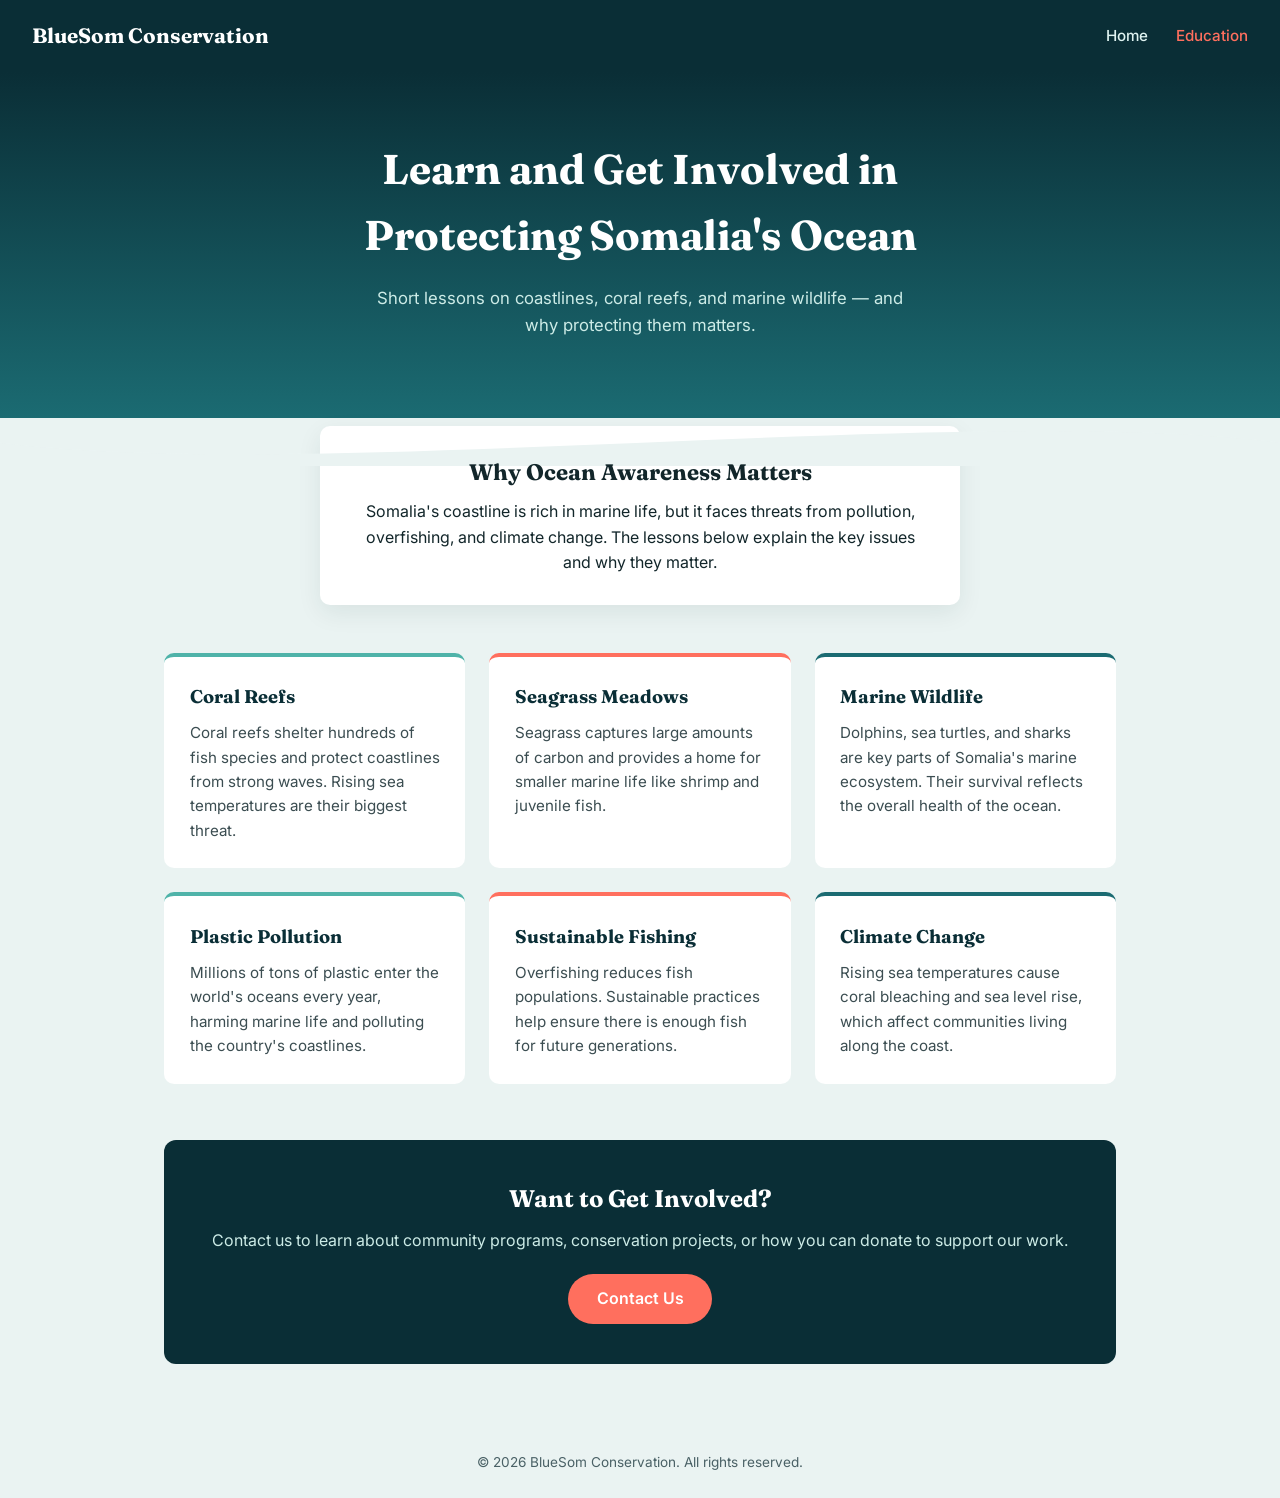
<file: education.html>
<!DOCTYPE html>
<html lang="en">
<head>
<meta charset="UTF-8">
<meta name="viewport" content="width=device-width, initial-scale=1.0">
<title>Education | BlueSom Conservation</title>
<link rel="preconnect" href="https://fonts.googleapis.com">
<link href="https://fonts.googleapis.com/css2?family=Fraunces:opsz,wght@9..144,500;9..144,700&family=Inter:wght@400;500;600&display=swap" rel="stylesheet">
<style>
  :root{
    --navy:#0A2E36;
    --teal:#1B6B72;
    --seafoam:#4FB3A9;
    --bg:#EAF3F2;
    --coral:#FF6F5E;
    --text:#12262A;
  }
  *{box-sizing:border-box; margin:0; padding:0;}
  body{
    font-family:'Inter', sans-serif;
    background:var(--bg);
    color:var(--text);
    line-height:1.6;
  }
  header{
    background:var(--navy);
    color:#fff;
    padding:1.2rem 2rem;
    display:flex;
    justify-content:space-between;
    align-items:center;
    flex-wrap:wrap;
  }
  header .brand{
    font-family:'Fraunces', serif;
    font-size:1.3rem;
    font-weight:700;
  }
  nav a{
    color:#dff3f1;
    text-decoration:none;
    margin-left:1.5rem;
    font-size:0.95rem;
    font-weight:500;
  }
  nav a:hover, nav a.active{ color:var(--coral); }

  .hero{
    background:linear-gradient(180deg, var(--navy) 0%, var(--teal) 100%);
    color:#fff;
    text-align:center;
    padding:4rem 1.5rem 5rem;
  }
  .hero h1{
    font-family:'Fraunces', serif;
    font-size:2.6rem;
    font-weight:700;
    max-width:700px;
    margin:0 auto 1rem;
  }
  .hero p{
    max-width:560px;
    margin:0 auto;
    color:#cdece7;
    font-size:1.05rem;
  }
  .wave{ display:block; width:100%; margin-top:-2px; }

  main{ max-width:1000px; margin:0 auto; padding:0 1.5rem 4rem; }

  .intro{
    text-align:center;
    max-width:640px;
    margin:-2.5rem auto 3rem;
    background:#fff;
    padding:1.8rem 2rem;
    border-radius:10px;
    box-shadow:0 8px 24px rgba(10,46,54,0.08);
  }
  .intro h2{ font-family:'Fraunces', serif; font-size:1.4rem; margin-bottom:0.5rem; }

  .lessons{
    display:grid;
    grid-template-columns:repeat(auto-fit, minmax(250px, 1fr));
    gap:1.5rem;
  }
  .lesson{
    background:#fff;
    border-radius:10px;
    padding:1.6rem;
    border-top:4px solid var(--seafoam);
  }
  .lesson:nth-child(3n+2){ border-top-color:var(--coral); }
  .lesson:nth-child(3n){ border-top-color:var(--teal); }
  .lesson h3{
    font-family:'Fraunces', serif;
    font-size:1.15rem;
    color:var(--navy);
    margin-bottom:0.6rem;
  }
  .lesson p{ font-size:0.95rem; color:#3b4d51; }

  .cta{
    margin-top:3.5rem;
    background:var(--navy);
    color:#fff;
    border-radius:12px;
    padding:2.5rem;
    text-align:center;
  }
  .cta h2{ font-family:'Fraunces', serif; font-size:1.5rem; margin-bottom:0.6rem; }
  .cta p{ color:#cdece7; margin-bottom:1.3rem; }
  .cta a{
    background:var(--coral);
    color:#fff;
    padding:0.75rem 1.8rem;
    border-radius:30px;
    text-decoration:none;
    font-weight:600;
    display:inline-block;
  }

  footer{
    text-align:center;
    padding:1.5rem;
    font-size:0.85rem;
    color:#4a6166;
  }

  @media (max-width:600px){
    .hero h1{ font-size:2rem; }
    nav a{ margin-left:1rem; }
  }
</style>
</head>
<body>

<header>
  <div class="brand">BlueSom Conservation</div>
  <nav>
    <a href="index.html">Home</a>
    <a href="education.html" class="active">Education</a>
  </nav>
</header>

<div class="hero">
  <h1>Learn and Get Involved in Protecting Somalia's Ocean</h1>
  <p>Short lessons on coastlines, coral reefs, and marine wildlife — and why protecting them matters.</p>
</div>
<svg class="wave" viewBox="0 0 1440 60" preserveAspectRatio="none" style="height:50px;">
  <path fill="#EAF3F2" d="M0,32 C360,80 1080,-16 1440,32 L1440,60 L0,60 Z"></path>
</svg>

<main>
  <div class="intro">
    <h2>Why Ocean Awareness Matters</h2>
    <p>Somalia's coastline is rich in marine life, but it faces threats from pollution, overfishing, and climate change. The lessons below explain the key issues and why they matter.</p>
  </div>

  <div class="lessons">
    <div class="lesson">
      <h3>Coral Reefs</h3>
      <p>Coral reefs shelter hundreds of fish species and protect coastlines from strong waves. Rising sea temperatures are their biggest threat.</p>
    </div>
    <div class="lesson">
      <h3>Seagrass Meadows</h3>
      <p>Seagrass captures large amounts of carbon and provides a home for smaller marine life like shrimp and juvenile fish.</p>
    </div>
    <div class="lesson">
      <h3>Marine Wildlife</h3>
      <p>Dolphins, sea turtles, and sharks are key parts of Somalia's marine ecosystem. Their survival reflects the overall health of the ocean.</p>
    </div>
    <div class="lesson">
      <h3>Plastic Pollution</h3>
      <p>Millions of tons of plastic enter the world's oceans every year, harming marine life and polluting the country's coastlines.</p>
    </div>
    <div class="lesson">
      <h3>Sustainable Fishing</h3>
      <p>Overfishing reduces fish populations. Sustainable practices help ensure there is enough fish for future generations.</p>
    </div>
    <div class="lesson">
      <h3>Climate Change</h3>
      <p>Rising sea temperatures cause coral bleaching and sea level rise, which affect communities living along the coast.</p>
    </div>
  </div>

  <div class="cta">
    <h2>Want to Get Involved?</h2>
    <p>Contact us to learn about community programs, conservation projects, or how you can donate to support our work.</p>
    <a href="index.html#contact">Contact Us</a>
  </div>
</main>

<footer>
  &copy; 2026 BlueSom Conservation. All rights reserved.
</footer>

</body>
</html>
</file>
